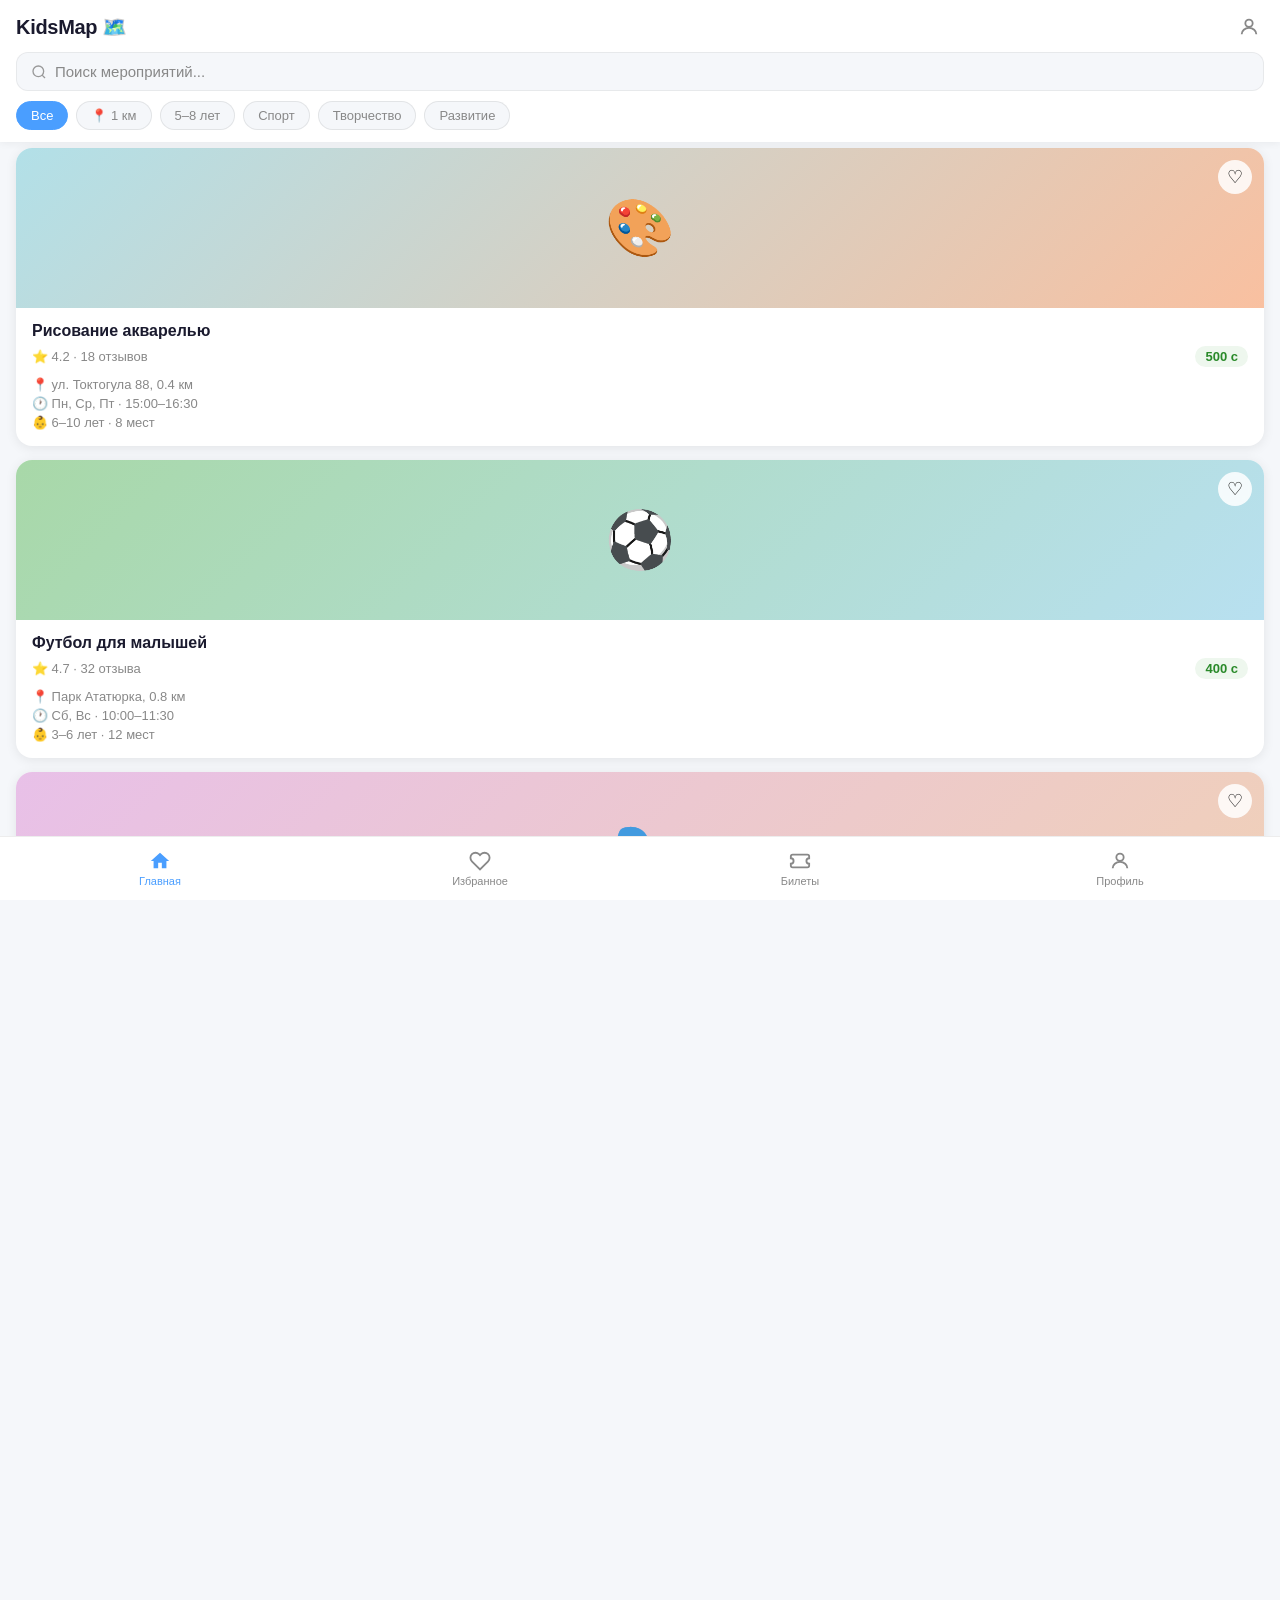
<file: index.html>
<!DOCTYPE html>
<html lang="ru">
<head>
  <meta charset="UTF-8">
  <meta name="viewport" content="width=device-width, initial-scale=1.0, maximum-scale=1.0, user-scalable=no">
  <title>KidsMap</title>
  <script src="https://telegram.org/js/telegram-web-app.js"></script>
  <link rel="stylesheet" href="css/style.css">
</head>
<body>

  <!-- HEADER -->
  <header class="header">
    <div class="header-top">
      <span class="logo">KidsMap 🗺️</span>
      <button class="icon-btn" onclick="window.location.href='profile.html'">
        <svg width="22" height="22" viewBox="0 0 24 24" fill="none" stroke="currentColor" stroke-width="2">
          <circle cx="12" cy="8" r="4"/><path d="M4 20c0-4 3.6-7 8-7s8 3 8 7"/>
        </svg>
      </button>
    </div>
    <div class="search-bar">
      <svg width="16" height="16" viewBox="0 0 24 24" fill="none" stroke="#999" stroke-width="2">
        <circle cx="11" cy="11" r="8"/><path d="m21 21-4.3-4.3"/>
      </svg>
      <input type="text" placeholder="Поиск мероприятий..." id="searchInput" oninput="filterEvents()">
    </div>
    <div class="filter-chips" id="filterChips">
      <button class="chip active" onclick="setFilter(this, 'all')">Все</button>
      <button class="chip" onclick="setFilter(this, '1km')">📍 1 км</button>
      <button class="chip" onclick="setFilter(this, '5-8')">5–8 лет</button>
      <button class="chip" onclick="setFilter(this, 'sport')">Спорт</button>
      <button class="chip" onclick="setFilter(this, 'art')">Творчество</button>
      <button class="chip" onclick="setFilter(this, 'edu')">Развитие</button>
    </div>
  </header>

  <!-- FEED -->
  <main class="feed" id="feed">

    <div class="event-card" data-category="art" data-age="6-10" data-dist="0.4"
         onclick="openEvent('watercolor')">
      <div class="card-image" style="background: linear-gradient(135deg,#b2e0e8,#f9c0a0)">
        <span class="card-emoji">🎨</span>
        <button class="fav-btn" onclick="toggleFav(event, this)">♡</button>
      </div>
      <div class="card-body">
        <h3>Рисование акварелью</h3>
        <div class="card-meta">
          <span>⭐ 4.2 · 18 отзывов</span>
          <span class="price-tag">500 с</span>
        </div>
        <div class="card-info">
          <span>📍 ул. Токтогула 88, 0.4 км</span>
          <span>🕐 Пн, Ср, Пт · 15:00–16:30</span>
          <span>👶 6–10 лет · 8 мест</span>
        </div>
      </div>
    </div>

    <div class="event-card" data-category="sport" data-age="3-6" data-dist="0.8"
         onclick="openEvent('football')">
      <div class="card-image" style="background: linear-gradient(135deg,#a8d8a8,#b8e0f0)">
        <span class="card-emoji">⚽</span>
        <button class="fav-btn" onclick="toggleFav(event, this)">♡</button>
      </div>
      <div class="card-body">
        <h3>Футбол для малышей</h3>
        <div class="card-meta">
          <span>⭐ 4.7 · 32 отзыва</span>
          <span class="price-tag">400 с</span>
        </div>
        <div class="card-info">
          <span>📍 Парк Ататюрка, 0.8 км</span>
          <span>🕐 Сб, Вс · 10:00–11:30</span>
          <span>👶 3–6 лет · 12 мест</span>
        </div>
      </div>
    </div>

    <div class="event-card" data-category="art" data-age="4-8" data-dist="1.2"
         onclick="openEvent('theatre')">
      <div class="card-image" style="background: linear-gradient(135deg,#e8c0e8,#f0d0b8)">
        <span class="card-emoji">🎭</span>
        <button class="fav-btn" onclick="toggleFav(event, this)">♡</button>
      </div>
      <div class="card-body">
        <h3>Театральный кружок</h3>
        <div class="card-meta">
          <span>⭐ 4.5 · 12 отзывов</span>
          <span class="price-tag">350 с</span>
        </div>
        <div class="card-info">
          <span>📍 ДК Манас, 1.2 км</span>
          <span>🕐 Вт, Чт · 16:00–17:30</span>
          <span>👶 4–8 лет · 10 мест</span>
        </div>
      </div>
    </div>

    <div class="event-card" data-category="edu" data-age="5-9" data-dist="0.6"
         onclick="openEvent('chess')">
      <div class="card-image" style="background: linear-gradient(135deg,#ffd8a8,#ffe8c0)">
        <span class="card-emoji">♟️</span>
        <button class="fav-btn" onclick="toggleFav(event, this)">♡</button>
      </div>
      <div class="card-body">
        <h3>Шахматная школа</h3>
        <div class="card-meta">
          <span>⭐ 4.9 · 45 отзывов</span>
          <span class="price-tag">600 с</span>
        </div>
        <div class="card-info">
          <span>📍 ул. Чуй 120, 0.6 км</span>
          <span>🕐 Пн–Пт · 14:00–15:00</span>
          <span>👶 5–9 лет · 6 мест</span>
        </div>
      </div>
    </div>

    <div class="event-card" data-category="sport" data-age="5-12" data-dist="1.5"
         onclick="openEvent('swim')">
      <div class="card-image" style="background: linear-gradient(135deg,#a0d4f0,#c8f0e8)">
        <span class="card-emoji">🏊</span>
        <button class="fav-btn" onclick="toggleFav(event, this)">♡</button>
      </div>
      <div class="card-body">
        <h3>Плавание для детей</h3>
        <div class="card-meta">
          <span>⭐ 4.6 · 28 отзывов</span>
          <span class="price-tag">700 с</span>
        </div>
        <div class="card-info">
          <span>📍 Бассейн Динамо, 1.5 км</span>
          <span>🕐 Сб, Вс · 09:00–10:00</span>
          <span>👶 5–12 лет · 8 мест</span>
        </div>
      </div>
    </div>

    <div class="event-card" data-category="edu" data-age="3-7" data-dist="0.3"
         onclick="openEvent('english')">
      <div class="card-image" style="background: linear-gradient(135deg,#f8e0a0,#f0c8d0)">
        <span class="card-emoji">🔤</span>
        <button class="fav-btn" onclick="toggleFav(event, this)">♡</button>
      </div>
      <div class="card-body">
        <h3>Английский для малышей</h3>
        <div class="card-meta">
          <span>⭐ 4.3 · 21 отзыв</span>
          <span class="price-tag">550 с</span>
        </div>
        <div class="card-info">
          <span>📍 ул. Байтик Баатыра, 0.3 км</span>
          <span>🕐 Пн, Ср · 11:00–12:00</span>
          <span>👶 3–7 лет · 6 мест</span>
        </div>
      </div>
    </div>

    <div class="empty-state" id="emptyState" style="display:none">
      <span>🔍</span>
      <p>Ничего не найдено</p>
      <small>Попробуйте изменить фильтры</small>
    </div>

  </main>

  <!-- BOTTOM NAV -->
  <nav class="bottom-nav">
    <a href="index.html" class="nav-item active">
      <svg width="22" height="22" viewBox="0 0 24 24" fill="currentColor"><path d="M10 20v-6h4v6h5v-8h3L12 3 2 12h3v8z"/></svg>
      <span>Главная</span>
    </a>
    <a href="favorites.html" class="nav-item">
      <svg width="22" height="22" viewBox="0 0 24 24" fill="none" stroke="currentColor" stroke-width="2"><path d="M20.84 4.61a5.5 5.5 0 0 0-7.78 0L12 5.67l-1.06-1.06a5.5 5.5 0 0 0-7.78 7.78l1.06 1.06L12 21.23l7.78-7.78 1.06-1.06a5.5 5.5 0 0 0 0-7.78z"/></svg>
      <span>Избранное</span>
    </a>
    <a href="tickets.html" class="nav-item">
      <svg width="22" height="22" viewBox="0 0 24 24" fill="none" stroke="currentColor" stroke-width="2"><path d="M2 9a3 3 0 0 1 0 6v2a2 2 0 0 0 2 2h16a2 2 0 0 0 2-2v-2a3 3 0 0 1 0-6V7a2 2 0 0 0-2-2H4a2 2 0 0 0-2 2v2z"/></svg>
      <span>Билеты</span>
    </a>
    <a href="profile.html" class="nav-item">
      <svg width="22" height="22" viewBox="0 0 24 24" fill="none" stroke="currentColor" stroke-width="2"><circle cx="12" cy="8" r="4"/><path d="M4 20c0-4 3.6-7 8-7s8 3 8 7"/></svg>
      <span>Профиль</span>
    </a>
  </nav>

  <script src="js/app.js"></script>
  <script>
    function openEvent(id) {
      window.location.href = `event.html?id=${id}`;
    }

    function toggleFav(e, btn) {
      e.stopPropagation();
      const isFav = btn.textContent === '♥';
      btn.textContent = isFav ? '♡' : '♥';
      btn.style.color = isFav ? '' : '#e05';
      if (window.Telegram?.WebApp?.HapticFeedback) {
        Telegram.WebApp.HapticFeedback.selectionChanged();
      }
    }

    function setFilter(el, filter) {
      document.querySelectorAll('.chip').forEach(c => c.classList.remove('active'));
      el.classList.add('active');
      filterEvents(filter);
    }

    function filterEvents(filterKey) {
      const search = document.getElementById('searchInput').value.toLowerCase();
      const cards = document.querySelectorAll('.event-card');
      let visible = 0;
      cards.forEach(card => {
        const title = card.querySelector('h3').textContent.toLowerCase();
        const cat = card.dataset.category;
        const dist = parseFloat(card.dataset.dist);
        const matchSearch = title.includes(search);
        const activeChip = document.querySelector('.chip.active')?.onclick?.toString() || '';
        let matchFilter = true;
        if (filterKey === '1km' || activeChip.includes('1km')) matchFilter = dist <= 1;
        else if (filterKey === 'sport' || activeChip.includes('sport')) matchFilter = cat === 'sport';
        else if (filterKey === 'art' || activeChip.includes('art')) matchFilter = cat === 'art';
        else if (filterKey === 'edu' || activeChip.includes('edu')) matchFilter = cat === 'edu';
        const show = matchSearch && matchFilter;
        card.style.display = show ? '' : 'none';
        if (show) visible++;
      });
      document.getElementById('emptyState').style.display = visible === 0 ? 'flex' : 'none';
    }
  </script>
</body>
</html>
</file>
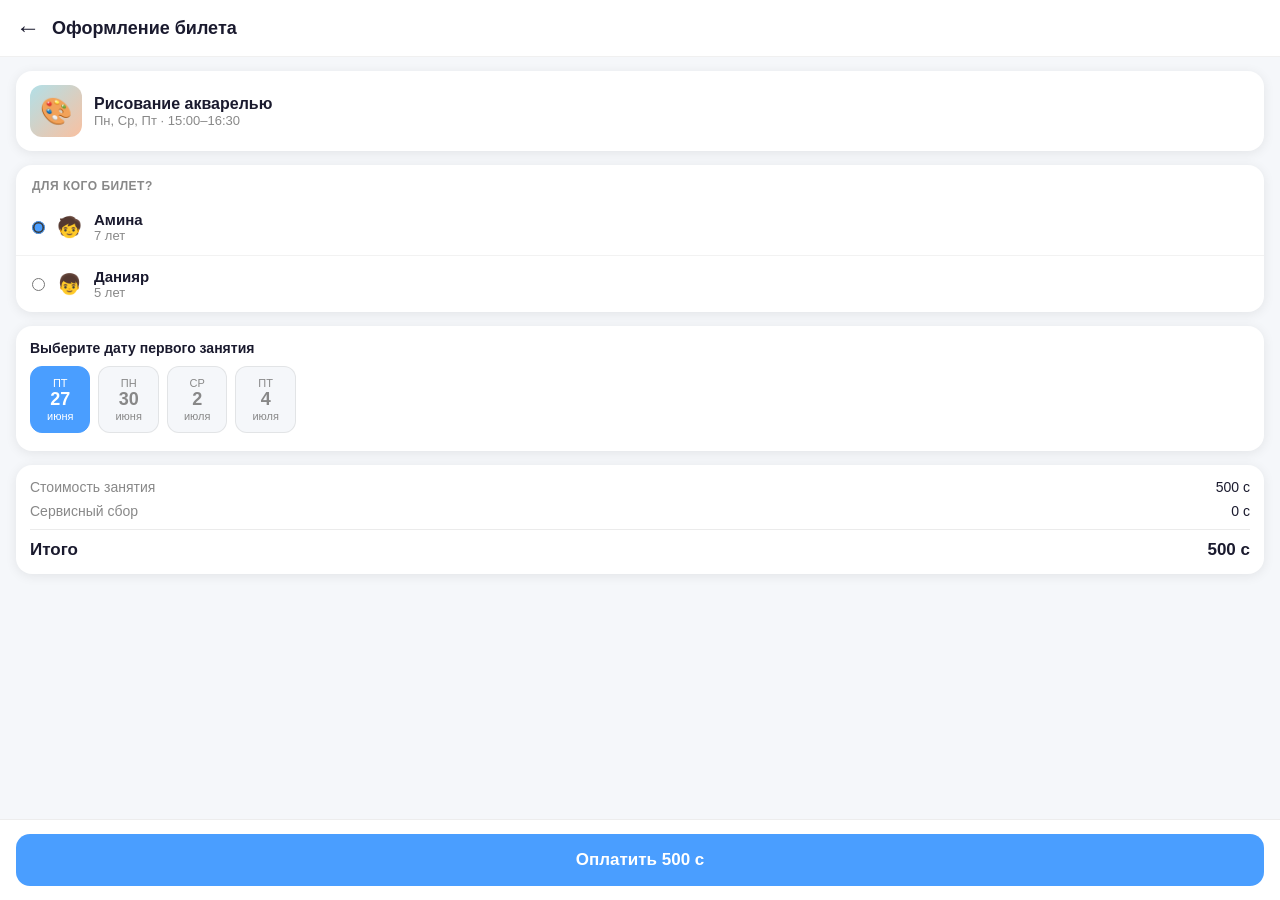
<file: checkout.html>
<!DOCTYPE html>
<html lang="ru">
<head>
  <meta charset="UTF-8">
  <meta name="viewport" content="width=device-width, initial-scale=1.0, maximum-scale=1.0, user-scalable=no">
  <title>Оплата — KidsMap</title>
  <script src="https://telegram.org/js/telegram-web-app.js"></script>
  <link rel="stylesheet" href="css/style.css">
</head>
<body>

<div style="padding-bottom: 100px">

  <div style="background:var(--bg2);padding:14px 16px;display:flex;align-items:center;gap:12px;border-bottom:1px solid rgba(0,0,0,0.06)">
    <button onclick="history.back()" style="background:none;border:none;font-size:24px;cursor:pointer;color:var(--text)">←</button>
    <span style="font-size:18px;font-weight:700">Оформление билета</span>
  </div>

  <!-- EVENT SUMMARY -->
  <div style="margin:14px 16px;background:var(--bg2);border-radius:var(--radius);padding:14px;box-shadow:var(--shadow)">
    <div style="display:flex;align-items:center;gap:12px">
      <div style="width:52px;height:52px;border-radius:12px;background:linear-gradient(135deg,#b2e0e8,#f9c0a0);display:flex;align-items:center;justify-content:center;font-size:26px" id="co-emoji">🎨</div>
      <div>
        <div style="font-size:16px;font-weight:700" id="co-title">Рисование акварелью</div>
        <div style="font-size:13px;color:var(--hint)" id="co-meta">Пн, Ср, Пт · 15:00–16:30</div>
      </div>
    </div>
  </div>

  <!-- CHILD SELECTION -->
  <div style="margin:0 16px;background:var(--bg2);border-radius:var(--radius);overflow:hidden;box-shadow:var(--shadow)">
    <div class="section-label">Для кого билет?</div>

    <label style="display:flex;align-items:center;gap:12px;padding:12px 16px;border-bottom:1px solid rgba(0,0,0,0.05);cursor:pointer">
      <input type="radio" name="child" value="amina" checked style="accent-color:var(--accent)">
      <span style="font-size:20px">🧒</span>
      <div>
        <div style="font-size:15px;font-weight:600">Амина</div>
        <div style="font-size:13px;color:var(--hint)">7 лет</div>
      </div>
    </label>

    <label style="display:flex;align-items:center;gap:12px;padding:12px 16px;cursor:pointer">
      <input type="radio" name="child" value="daniyar" style="accent-color:var(--accent)">
      <span style="font-size:20px">👦</span>
      <div>
        <div style="font-size:15px;font-weight:600">Данияр</div>
        <div style="font-size:13px;color:var(--hint)">5 лет</div>
      </div>
    </label>
  </div>

  <!-- DATE SELECTION -->
  <div style="margin:14px 16px;background:var(--bg2);border-radius:var(--radius);padding:14px;box-shadow:var(--shadow)">
    <div style="font-size:14px;font-weight:700;margin-bottom:10px">Выберите дату первого занятия</div>
    <div style="display:flex;gap:8px;overflow-x:auto;padding-bottom:4px">
      <button class="date-chip active-date" onclick="selectDate(this, 'Пт, 27 июня')">
        <div style="font-size:11px;color:inherit">ПТ</div>
        <div style="font-size:18px;font-weight:700">27</div>
        <div style="font-size:11px;color:inherit">июня</div>
      </button>
      <button class="date-chip" onclick="selectDate(this, 'Пн, 30 июня')">
        <div style="font-size:11px;color:inherit">ПН</div>
        <div style="font-size:18px;font-weight:700">30</div>
        <div style="font-size:11px;color:inherit">июня</div>
      </button>
      <button class="date-chip" onclick="selectDate(this, 'Ср, 2 июля')">
        <div style="font-size:11px;color:inherit">СР</div>
        <div style="font-size:18px;font-weight:700">2</div>
        <div style="font-size:11px;color:inherit">июля</div>
      </button>
      <button class="date-chip" onclick="selectDate(this, 'Пт, 4 июля')">
        <div style="font-size:11px;color:inherit">ПТ</div>
        <div style="font-size:18px;font-weight:700">4</div>
        <div style="font-size:11px;color:inherit">июля</div>
      </button>
    </div>
  </div>

  <!-- PRICE BREAKDOWN -->
  <div style="margin:0 16px;background:var(--bg2);border-radius:var(--radius);padding:14px;box-shadow:var(--shadow)">
    <div style="display:flex;justify-content:space-between;font-size:14px;margin-bottom:8px">
      <span style="color:var(--hint)">Стоимость занятия</span>
      <span id="co-price">500 с</span>
    </div>
    <div style="display:flex;justify-content:space-between;font-size:14px;margin-bottom:8px">
      <span style="color:var(--hint)">Сервисный сбор</span>
      <span>0 с</span>
    </div>
    <div style="height:1px;background:rgba(0,0,0,0.08);margin:10px 0"></div>
    <div style="display:flex;justify-content:space-between;font-size:17px;font-weight:700">
      <span>Итого</span>
      <span id="co-total">500 с</span>
    </div>
  </div>

</div>

<!-- STICKY PAY BUTTON -->
<div style="position:fixed;bottom:0;left:0;right:0;background:var(--bg2);padding:14px 16px;border-top:1px solid rgba(0,0,0,0.07)">
  <button class="btn-primary" style="width:100%;padding:16px;font-size:17px" onclick="pay()">
    Оплатить 500 с
  </button>
</div>

<style>
  .date-chip {
    flex-shrink: 0;
    background: var(--bg);
    border: 1.5px solid rgba(0,0,0,0.08);
    border-radius: 12px;
    padding: 10px 16px;
    cursor: pointer;
    text-align: center;
    color: var(--hint);
    transition: all 0.2s;
    min-width: 60px;
  }
  .active-date {
    background: var(--accent);
    border-color: var(--accent);
    color: white;
  }
</style>

<script src="js/app.js"></script>
<script>
  const events = {
    watercolor: { emoji:'🎨', bg:'linear-gradient(135deg,#b2e0e8,#f9c0a0)', title:'Рисование акварелью', schedule:'Пн, Ср, Пт · 15:00–16:30', price:'500 с' },
    football:   { emoji:'⚽', bg:'linear-gradient(135deg,#a8d8a8,#b8e0f0)', title:'Футбол для малышей',   schedule:'Сб, Вс · 10:00–11:30',   price:'400 с' },
    theatre:    { emoji:'🎭', bg:'linear-gradient(135deg,#e8c0e8,#f0d0b8)', title:'Театральный кружок',   schedule:'Вт, Чт · 16:00–17:30',   price:'350 с' },
    chess:      { emoji:'♟️', bg:'linear-gradient(135deg,#ffd8a8,#ffe8c0)', title:'Шахматная школа',      schedule:'Пн–Пт · 14:00–15:00',   price:'600 с' },
    swim:       { emoji:'🏊', bg:'linear-gradient(135deg,#a0d4f0,#c8f0e8)', title:'Плавание для детей',   schedule:'Сб, Вс · 09:00–10:00',   price:'700 с' },
    english:    { emoji:'🔤', bg:'linear-gradient(135deg,#f8e0a0,#f0c8d0)', title:'Английский для малышей', schedule:'Пн, Ср · 11:00–12:00', price:'550 с' }
  };

  const id = new URLSearchParams(location.search).get('id') || 'watercolor';
  const ev = events[id] || events.watercolor;

  document.getElementById('co-emoji').textContent = ev.emoji;
  document.getElementById('co-emoji').style.background = ev.bg;
  document.getElementById('co-title').textContent = ev.title;
  document.getElementById('co-meta').textContent = ev.schedule;
  document.getElementById('co-price').textContent = ev.price;
  document.getElementById('co-total').textContent = ev.price;
  document.querySelector('.btn-primary').textContent = 'Оплатить ' + ev.price;

  function selectDate(el, label) {
    document.querySelectorAll('.date-chip').forEach(c => c.classList.remove('active-date'));
    el.classList.add('active-date');
    haptic('light');
  }

  function pay() {
    haptic('medium');
    if (window.Telegram?.WebApp) {
      // В реальном приложении здесь вызывается Telegram.WebApp.openInvoice(invoiceUrl)
      // или интеграция с платёжным провайдером через бэкенд
      Telegram.WebApp.showPopup({
        title: '✅ Заказ оформлен!',
        message: `Билет на "${ev.title}" успешно забронирован. Детали отправлены в чат.`,
        buttons: [{ type: 'ok' }]
      }, () => {
        window.location.href = 'tickets.html';
      });
    } else {
      alert('Билет куплен! (демо)');
      window.location.href = 'tickets.html';
    }
  }
</script>
</body>
</html>
</file>
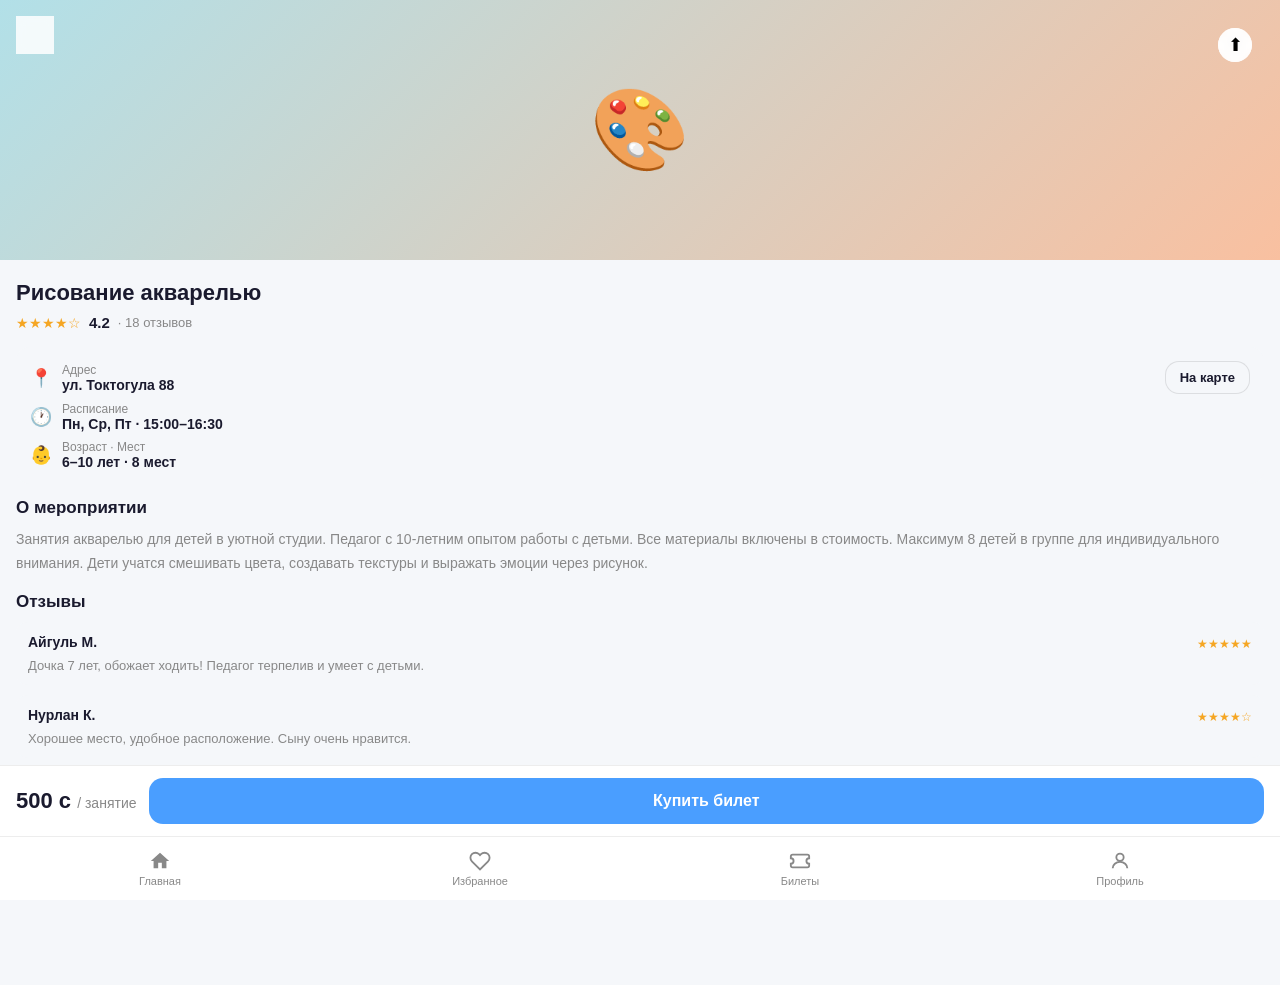
<file: event.html>
<!DOCTYPE html>
<html lang="ru">
<head>
  <meta charset="UTF-8">
  <meta name="viewport" content="width=device-width, initial-scale=1.0, maximum-scale=1.0, user-scalable=no">
  <title>Мероприятие — KidsMap</title>
  <script src="https://telegram.org/js/telegram-web-app.js"></script>
  <link rel="stylesheet" href="css/style.css">
</head>
<body>

<div id="app">

  <!-- HERO IMAGE -->
  <div class="event-hero" id="eventHero">
    <button class="back-btn" onclick="history.back()">←</button>
    <div class="action-btns-float">
      <button class="fav-btn" id="favBtn" onclick="toggleFav()">♡</button>
      <button class="fav-btn" onclick="shareEvent()">⬆</button>
    </div>
    <span class="card-emoji" id="heroEmoji">🎨</span>
  </div>

  <!-- CONTENT -->
  <div class="event-content">
    <h1 id="eventTitle">Рисование акварелью</h1>

    <div class="rating-row">
      <span class="stars">★★★★☆</span>
      <span class="rating-num" id="eventRating">4.2</span>
      <span class="reviews-count" id="eventReviews">· 18 отзывов</span>
    </div>

    <div class="info-block">
      <div class="info-row">
        <span class="icon">📍</span>
        <div>
          <div class="label">Адрес</div>
          <div class="value" id="eventAddress">ул. Токтогула 88</div>
        </div>
        <button class="btn-secondary" style="margin-left:auto;padding:8px 14px;font-size:13px"
                onclick="openMap()">На карте</button>
      </div>
      <div class="info-row">
        <span class="icon">🕐</span>
        <div>
          <div class="label">Расписание</div>
          <div class="value" id="eventSchedule">Пн, Ср, Пт · 15:00–16:30</div>
        </div>
      </div>
      <div class="info-row">
        <span class="icon">👶</span>
        <div>
          <div class="label">Возраст · Мест</div>
          <div class="value" id="eventAge">6–10 лет · 8 мест</div>
        </div>
      </div>
    </div>

    <p class="section-title">О мероприятии</p>
    <p style="font-size:14px;color:var(--hint);line-height:1.7;margin-bottom:16px" id="eventDesc">
      Занятия акварелью для детей в уютной студии. Педагог с 10-летним опытом работы с детьми. 
      Все материалы включены в стоимость. Максимум 8 детей в группе для индивидуального внимания.
      Дети учатся смешивать цвета, создавать текстуры и выражать эмоции через рисунок.
    </p>

    <p class="section-title">Отзывы</p>

    <div class="review-card">
      <div style="display:flex;justify-content:space-between;align-items:center">
        <span class="reviewer">Айгуль М.</span>
        <span class="review-stars">★★★★★</span>
      </div>
      <p class="review-text">Дочка 7 лет, обожает ходить! Педагог терпелив и умеет с детьми.</p>
    </div>

    <div class="review-card">
      <div style="display:flex;justify-content:space-between;align-items:center">
        <span class="reviewer">Нурлан К.</span>
        <span class="review-stars">★★★★☆</span>
      </div>
      <p class="review-text">Хорошее место, удобное расположение. Сыну очень нравится.</p>
    </div>

    <div class="review-card">
      <div style="display:flex;justify-content:space-between;align-items:center">
        <span class="reviewer">Гульнара А.</span>
        <span class="review-stars">★★★★★</span>
      </div>
      <p class="review-text">Уже 3 месяца ходим. Видим реальный прогресс у ребёнка!</p>
    </div>

  </div>

  <!-- STICKY BUY BAR -->
  <div class="sticky-buy">
    <div class="price-big" id="eventPrice">500 с <span style="font-size:14px;color:var(--hint);font-weight:400">/ занятие</span></div>
    <button class="btn-primary" onclick="buyTicket()">Купить билет</button>
  </div>

  <!-- BOTTOM NAV -->
  <nav class="bottom-nav">
    <a href="index.html" class="nav-item">
      <svg width="22" height="22" viewBox="0 0 24 24" fill="currentColor"><path d="M10 20v-6h4v6h5v-8h3L12 3 2 12h3v8z"/></svg>
      <span>Главная</span>
    </a>
    <a href="favorites.html" class="nav-item">
      <svg width="22" height="22" viewBox="0 0 24 24" fill="none" stroke="currentColor" stroke-width="2"><path d="M20.84 4.61a5.5 5.5 0 0 0-7.78 0L12 5.67l-1.06-1.06a5.5 5.5 0 0 0-7.78 7.78l1.06 1.06L12 21.23l7.78-7.78 1.06-1.06a5.5 5.5 0 0 0 0-7.78z"/></svg>
      <span>Избранное</span>
    </a>
    <a href="tickets.html" class="nav-item">
      <svg width="22" height="22" viewBox="0 0 24 24" fill="none" stroke="currentColor" stroke-width="2"><path d="M2 9a3 3 0 0 1 0 6v2a2 2 0 0 0 2 2h16a2 2 0 0 0 2-2v-2a3 3 0 0 1 0-6V7a2 2 0 0 0-2-2H4a2 2 0 0 0-2 2v2z"/></svg>
      <span>Билеты</span>
    </a>
    <a href="profile.html" class="nav-item">
      <svg width="22" height="22" viewBox="0 0 24 24" fill="none" stroke="currentColor" stroke-width="2"><circle cx="12" cy="8" r="4"/><path d="M4 20c0-4 3.6-7 8-7s8 3 8 7"/></svg>
      <span>Профиль</span>
    </a>
  </nav>

</div>

<script src="js/app.js"></script>
<script>
  const events = {
    watercolor: {
      emoji: '🎨', bg: 'linear-gradient(135deg,#b2e0e8,#f9c0a0)',
      title: 'Рисование акварелью', rating: '4.2', reviews: '18 отзывов',
      address: 'ул. Токтогула 88', lat: 42.8746, lng: 74.5698,
      schedule: 'Пн, Ср, Пт · 15:00–16:30', age: '6–10 лет · 8 мест',
      price: '500 с', stars: '★★★★☆'
    },
    football: {
      emoji: '⚽', bg: 'linear-gradient(135deg,#a8d8a8,#b8e0f0)',
      title: 'Футбол для малышей', rating: '4.7', reviews: '32 отзыва',
      address: 'Парк Ататюрка', lat: 42.8700, lng: 74.5900,
      schedule: 'Сб, Вс · 10:00–11:30', age: '3–6 лет · 12 мест',
      price: '400 с', stars: '★★★★★'
    },
    theatre: {
      emoji: '🎭', bg: 'linear-gradient(135deg,#e8c0e8,#f0d0b8)',
      title: 'Театральный кружок', rating: '4.5', reviews: '12 отзывов',
      address: 'ДК Манас', lat: 42.8760, lng: 74.5650,
      schedule: 'Вт, Чт · 16:00–17:30', age: '4–8 лет · 10 мест',
      price: '350 с', stars: '★★★★★'
    },
    chess: {
      emoji: '♟️', bg: 'linear-gradient(135deg,#ffd8a8,#ffe8c0)',
      title: 'Шахматная школа', rating: '4.9', reviews: '45 отзывов',
      address: 'ул. Чуй 120', lat: 42.8720, lng: 74.5750,
      schedule: 'Пн–Пт · 14:00–15:00', age: '5–9 лет · 6 мест',
      price: '600 с', stars: '★★★★★'
    },
    swim: {
      emoji: '🏊', bg: 'linear-gradient(135deg,#a0d4f0,#c8f0e8)',
      title: 'Плавание для детей', rating: '4.6', reviews: '28 отзывов',
      address: 'Бассейн Динамо', lat: 42.8690, lng: 74.5620,
      schedule: 'Сб, Вс · 09:00–10:00', age: '5–12 лет · 8 мест',
      price: '700 с', stars: '★★★★★'
    },
    english: {
      emoji: '🔤', bg: 'linear-gradient(135deg,#f8e0a0,#f0c8d0)',
      title: 'Английский для малышей', rating: '4.3', reviews: '21 отзыв',
      address: 'ул. Байтик Баатыра', lat: 42.8780, lng: 74.5800,
      schedule: 'Пн, Ср · 11:00–12:00', age: '3–7 лет · 6 мест',
      price: '550 с', stars: '★★★★☆'
    }
  };

  const params = new URLSearchParams(location.search);
  const id = params.get('id') || 'watercolor';
  const ev = events[id] || events.watercolor;

  document.getElementById('eventHero').style.background = ev.bg;
  document.getElementById('heroEmoji').textContent = ev.emoji;
  document.getElementById('eventTitle').textContent = ev.title;
  document.querySelector('.stars').textContent = ev.stars;
  document.getElementById('eventRating').textContent = ev.rating;
  document.getElementById('eventReviews').textContent = '· ' + ev.reviews;
  document.getElementById('eventAddress').textContent = ev.address;
  document.getElementById('eventSchedule').textContent = ev.schedule;
  document.getElementById('eventAge').textContent = ev.age;
  document.getElementById('eventPrice').innerHTML = ev.price + ' <span style="font-size:14px;color:var(--hint);font-weight:400">/ занятие</span>';
  document.title = ev.title + ' — KidsMap';

  function toggleFav() {
    const btn = document.getElementById('favBtn');
    const isFav = btn.textContent === '♥';
    btn.textContent = isFav ? '♡' : '♥';
    btn.style.color = isFav ? '' : '#e05';
    haptic('medium');
  }

  function openMap() {
    const url = `https://maps.google.com/?q=${ev.lat},${ev.lng}`;
    if (window.Telegram?.WebApp) {
      Telegram.WebApp.openLink(url);
    } else {
      window.open(url, '_blank');
    }
  }

  function shareEvent() {
    if (window.Telegram?.WebApp) {
      Telegram.WebApp.switchInlineQuery(ev.title, ['users', 'groups']);
    } else {
      window.Telegram?.WebApp?.showAlert('Поделиться можно только внутри Telegram');
    }
  }

  function buyTicket() {
    haptic('medium');
    window.location.href = `checkout.html?id=${id}`;
  }
</script>
</body>
</html>
</file>
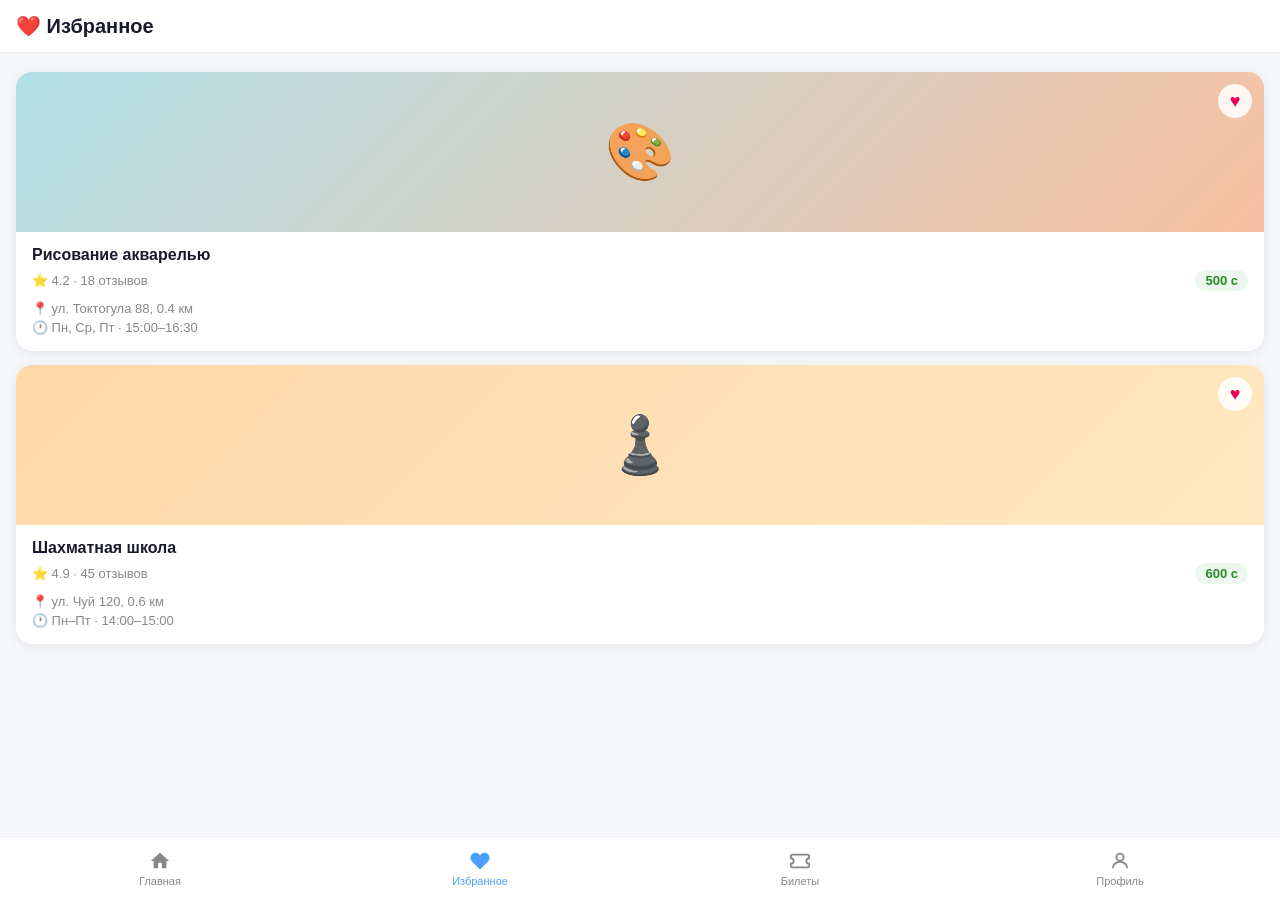
<file: favorites.html>
<!DOCTYPE html>
<html lang="ru">
<head>
  <meta charset="UTF-8">
  <meta name="viewport" content="width=device-width, initial-scale=1.0, maximum-scale=1.0, user-scalable=no">
  <title>Избранное — KidsMap</title>
  <script src="https://telegram.org/js/telegram-web-app.js"></script>
  <link rel="stylesheet" href="css/style.css">
</head>
<body>

<div class="page-header-simple">❤️ Избранное</div>

<div class="fav-grid">

  <div class="event-card" onclick="window.location.href='event.html?id=watercolor'">
    <div class="card-image" style="background:linear-gradient(135deg,#b2e0e8,#f9c0a0)">
      <span class="card-emoji">🎨</span>
      <button class="fav-btn" onclick="removeFav(event,this)" style="color:#e05">♥</button>
    </div>
    <div class="card-body">
      <h3>Рисование акварелью</h3>
      <div class="card-meta">
        <span>⭐ 4.2 · 18 отзывов</span>
        <span class="price-tag">500 с</span>
      </div>
      <div class="card-info">
        <span>📍 ул. Токтогула 88, 0.4 км</span>
        <span>🕐 Пн, Ср, Пт · 15:00–16:30</span>
      </div>
    </div>
  </div>

  <div class="event-card" onclick="window.location.href='event.html?id=chess'">
    <div class="card-image" style="background:linear-gradient(135deg,#ffd8a8,#ffe8c0)">
      <span class="card-emoji">♟️</span>
      <button class="fav-btn" onclick="removeFav(event,this)" style="color:#e05">♥</button>
    </div>
    <div class="card-body">
      <h3>Шахматная школа</h3>
      <div class="card-meta">
        <span>⭐ 4.9 · 45 отзывов</span>
        <span class="price-tag">600 с</span>
      </div>
      <div class="card-info">
        <span>📍 ул. Чуй 120, 0.6 км</span>
        <span>🕐 Пн–Пт · 14:00–15:00</span>
      </div>
    </div>
  </div>

  <div id="emptyFav" style="display:none;flex-direction:column;align-items:center;padding:60px 20px;text-align:center">
    <div style="font-size:48px;margin-bottom:12px">❤️</div>
    <div style="font-size:17px;font-weight:600;margin-bottom:6px">Избранное пусто</div>
    <div style="font-size:14px;color:var(--hint);margin-bottom:20px">Добавляйте интересные мероприятия, чтобы не потерять их</div>
    <button onclick="window.location.href='index.html'" class="btn-primary" style="padding:12px 28px">
      Смотреть мероприятия
    </button>
  </div>

</div>

<!-- BOTTOM NAV -->
<nav class="bottom-nav">
  <a href="index.html" class="nav-item">
    <svg width="22" height="22" viewBox="0 0 24 24" fill="currentColor"><path d="M10 20v-6h4v6h5v-8h3L12 3 2 12h3v8z"/></svg>
    <span>Главная</span>
  </a>
  <a href="favorites.html" class="nav-item active">
    <svg width="22" height="22" viewBox="0 0 24 24" fill="currentColor"><path d="M20.84 4.61a5.5 5.5 0 0 0-7.78 0L12 5.67l-1.06-1.06a5.5 5.5 0 0 0-7.78 7.78l1.06 1.06L12 21.23l7.78-7.78 1.06-1.06a5.5 5.5 0 0 0 0-7.78z"/></svg>
    <span>Избранное</span>
  </a>
  <a href="tickets.html" class="nav-item">
    <svg width="22" height="22" viewBox="0 0 24 24" fill="none" stroke="currentColor" stroke-width="2"><path d="M2 9a3 3 0 0 1 0 6v2a2 2 0 0 0 2 2h16a2 2 0 0 0 2-2v-2a3 3 0 0 1 0-6V7a2 2 0 0 0-2-2H4a2 2 0 0 0-2 2v2z"/></svg>
    <span>Билеты</span>
  </a>
  <a href="profile.html" class="nav-item">
    <svg width="22" height="22" viewBox="0 0 24 24" fill="none" stroke="currentColor" stroke-width="2"><circle cx="12" cy="8" r="4"/><path d="M4 20c0-4 3.6-7 8-7s8 3 8 7"/></svg>
    <span>Профиль</span>
  </a>
</nav>

<script src="js/app.js"></script>
<script>
  function removeFav(e, btn) {
    e.stopPropagation();
    const card = btn.closest('.event-card');
    card.style.transition = 'opacity 0.3s, transform 0.3s';
    card.style.opacity = '0';
    card.style.transform = 'translateX(30px)';
    setTimeout(() => {
      card.remove();
      const remaining = document.querySelectorAll('.event-card').length;
      if (remaining === 0) document.getElementById('emptyFav').style.display = 'flex';
    }, 300);
    haptic('light');
  }
</script>
</body>
</html>
</file>
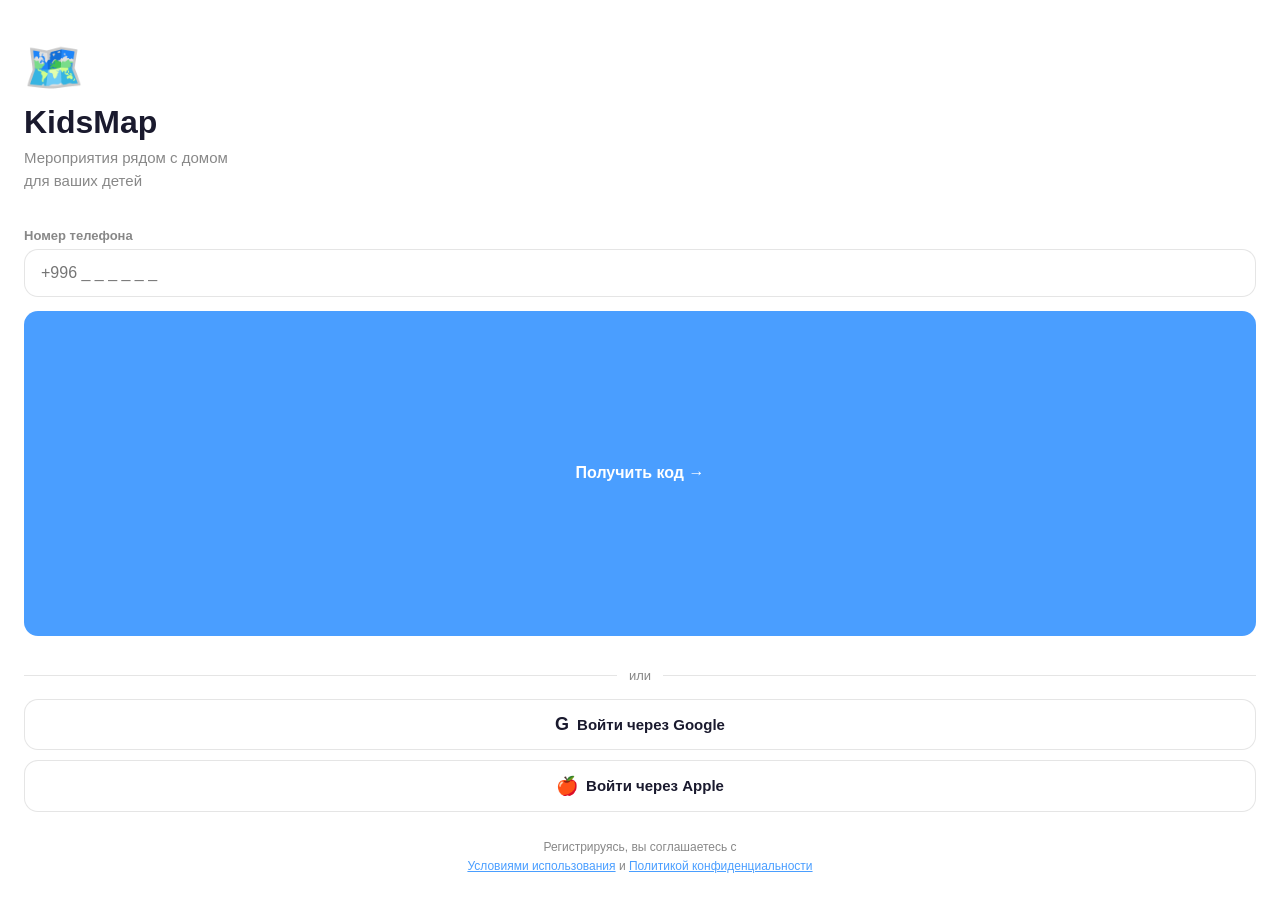
<file: login.html>
<!DOCTYPE html>
<html lang="ru">
<head>
  <meta charset="UTF-8">
  <meta name="viewport" content="width=device-width, initial-scale=1.0, maximum-scale=1.0, user-scalable=no">
  <title>Войти — KidsMap</title>
  <script src="https://telegram.org/js/telegram-web-app.js"></script>
  <link rel="stylesheet" href="css/style.css">
</head>
<body style="background: var(--bg2)">

<div class="login-page">

  <div style="font-size:48px;margin-bottom:8px">🗺️</div>
  <div class="logo-big">KidsMap</div>
  <div class="tagline">Мероприятия рядом с домом<br>для ваших детей</div>

  <!-- Если открыто в Telegram — можно авторизоваться автоматически -->
  <div id="tgAuthBlock" style="display:none;margin-bottom:16px">
    <button class="btn-primary" style="border-radius:14px;padding:14px;font-size:16px;width:100%" onclick="loginWithTelegram()">
      ✈️ Войти через Telegram
    </button>
    <div class="divider">или</div>
  </div>

  <div class="form-group">
    <label class="form-label">Номер телефона</label>
    <input class="form-input" type="tel" placeholder="+996 _ _ _ _ _ _" id="phoneInput">
  </div>

  <button class="btn-primary" style="border-radius:14px;padding:14px;font-size:16px;width:100%;margin-bottom:16px"
          onclick="sendCode()">
    Получить код →
  </button>

  <div class="divider">или</div>

  <button class="btn-social" onclick="loginGoogle()">
    <span style="font-size:18px">G</span> Войти через Google
  </button>

  <button class="btn-social" onclick="loginApple()">
    <span style="font-size:18px">🍎</span> Войти через Apple
  </button>

  <p class="terms">
    Регистрируясь, вы соглашаетесь с<br>
    <a href="#">Условиями использования</a> и <a href="#">Политикой конфиденциальности</a>
  </p>

</div>

<script src="js/app.js"></script>
<script>
  // Если мы внутри Telegram — показываем кнопку быстрого входа
  if (window.Telegram?.WebApp?.initDataUnsafe?.user) {
    document.getElementById('tgAuthBlock').style.display = 'block';
  }

  function loginWithTelegram() {
    const user = getTgUser();
    if (user) {
      // В реальном приложении здесь нужно верифицировать initData на сервере
      haptic('medium');
      window.location.href = 'index.html';
    }
  }

  function sendCode() {
    const phone = document.getElementById('phoneInput').value.trim();
    if (!phone || phone.length < 10) {
      if (window.Telegram?.WebApp) {
        Telegram.WebApp.showAlert('Введите корректный номер телефона');
      } else {
        alert('Введите корректный номер телефона');
      }
      return;
    }
    haptic('medium');
    // В реальном приложении здесь отправляется SMS через ваш бэкенд
    if (window.Telegram?.WebApp) {
      Telegram.WebApp.showAlert('Код отправлен на ' + phone + '\n\n(В реальном приложении здесь был бы SMS)');
    }
    // Для демо — сразу переходим
    setTimeout(() => { window.location.href = 'index.html'; }, 1500);
  }

  function loginGoogle() {
    if (window.Telegram?.WebApp) {
      Telegram.WebApp.openLink('https://accounts.google.com/signin');
    }
  }

  function loginApple() {
    if (window.Telegram?.WebApp) {
      Telegram.WebApp.showAlert('Вход через Apple будет доступен в следующей версии.');
    }
  }
</script>
</body>
</html>
</file>
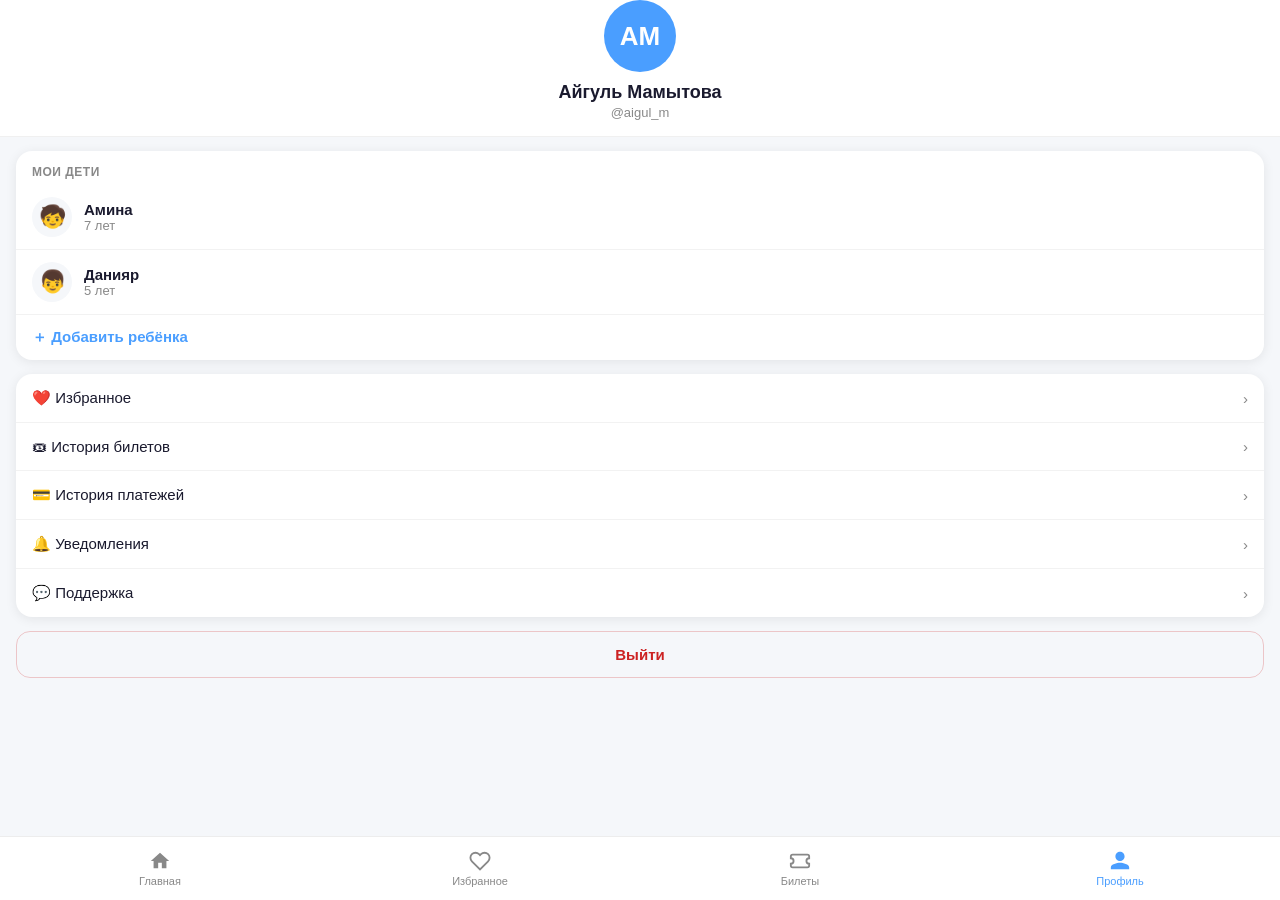
<file: profile.html>
<!DOCTYPE html>
<html lang="ru">
<head>
  <meta charset="UTF-8">
  <meta name="viewport" content="width=device-width, initial-scale=1.0, maximum-scale=1.0, user-scalable=no">
  <title>Профиль — KidsMap</title>
  <script src="https://telegram.org/js/telegram-web-app.js"></script>
  <link rel="stylesheet" href="css/style.css">
</head>
<body>

<div style="padding-bottom: calc(var(--nav-h) + 16px)">

  <!-- PROFILE HEADER -->
  <div class="profile-header" style="padding-top: env(safe-area-inset-top, 20px)">
    <div class="avatar-circle" id="userAvatar">АМ</div>
    <div class="profile-name" id="userName">Айгуль Мамытова</div>
    <div class="profile-email" id="userHandle">@aigul_m</div>
  </div>

  <!-- CHILDREN -->
  <div class="section-card">
    <div class="section-label">Мои дети</div>

    <div class="child-item" id="childrenList">
      <div class="child-avatar">🧒</div>
      <div class="child-info">
        <div class="name">Амина</div>
        <div class="age">7 лет</div>
      </div>
    </div>

    <div class="child-item">
      <div class="child-avatar">👦</div>
      <div class="child-info">
        <div class="name">Данияр</div>
        <div class="age">5 лет</div>
      </div>
    </div>

    <button class="add-child-btn" onclick="addChild()">
      ＋ Добавить ребёнка
    </button>
  </div>

  <!-- MENU -->
  <div class="section-card" style="margin-top:14px">
    <a href="favorites.html" class="menu-item">
      <span>❤️ Избранное</span>
      <span class="chevron">›</span>
    </a>
    <a href="tickets.html" class="menu-item">
      <span>🎟 История билетов</span>
      <span class="chevron">›</span>
    </a>
    <div class="menu-item" onclick="showPayments()">
      <span>💳 История платежей</span>
      <span class="chevron">›</span>
    </div>
    <div class="menu-item" onclick="showNotifications()">
      <span>🔔 Уведомления</span>
      <span class="chevron">›</span>
    </div>
    <div class="menu-item" onclick="showSupport()">
      <span>💬 Поддержка</span>
      <span class="chevron">›</span>
    </div>
  </div>

  <div style="padding: 14px 16px">
    <button style="width:100%;background:none;border:1.5px solid rgba(200,0,0,0.2);border-radius:14px;padding:14px;font-size:15px;font-weight:600;color:#cc2222;cursor:pointer"
            onclick="logout()">
      Выйти
    </button>
  </div>

</div>

<!-- BOTTOM NAV -->
<nav class="bottom-nav">
  <a href="index.html" class="nav-item">
    <svg width="22" height="22" viewBox="0 0 24 24" fill="currentColor"><path d="M10 20v-6h4v6h5v-8h3L12 3 2 12h3v8z"/></svg>
    <span>Главная</span>
  </a>
  <a href="favorites.html" class="nav-item">
    <svg width="22" height="22" viewBox="0 0 24 24" fill="none" stroke="currentColor" stroke-width="2"><path d="M20.84 4.61a5.5 5.5 0 0 0-7.78 0L12 5.67l-1.06-1.06a5.5 5.5 0 0 0-7.78 7.78l1.06 1.06L12 21.23l7.78-7.78 1.06-1.06a5.5 5.5 0 0 0 0-7.78z"/></svg>
    <span>Избранное</span>
  </a>
  <a href="tickets.html" class="nav-item">
    <svg width="22" height="22" viewBox="0 0 24 24" fill="none" stroke="currentColor" stroke-width="2"><path d="M2 9a3 3 0 0 1 0 6v2a2 2 0 0 0 2 2h16a2 2 0 0 0 2-2v-2a3 3 0 0 1 0-6V7a2 2 0 0 0-2-2H4a2 2 0 0 0-2 2v2z"/></svg>
    <span>Билеты</span>
  </a>
  <a href="profile.html" class="nav-item active">
    <svg width="22" height="22" viewBox="0 0 24 24" fill="currentColor"><path d="M12 12c2.7 0 5-2.3 5-5s-2.3-5-5-5-5 2.3-5 5 2.3 5 5 5zm0 2c-3.3 0-10 1.7-10 5v2h20v-2c0-3.3-6.7-5-10-5z"/></svg>
    <span>Профиль</span>
  </a>
</nav>

<script src="js/app.js"></script>
<script>
  // Подставляем данные из Telegram
  const user = getTgUser();
  if (user) {
    const initials = (user.first_name?.[0] || '') + (user.last_name?.[0] || '');
    document.getElementById('userAvatar').textContent = initials || '👤';
    document.getElementById('userName').textContent = [user.first_name, user.last_name].filter(Boolean).join(' ');
    document.getElementById('userHandle').textContent = user.username ? '@' + user.username : '';
  }

  function addChild() {
    if (window.Telegram?.WebApp) {
      Telegram.WebApp.showPopup({
        title: 'Добавить ребёнка',
        message: 'Эта функция будет доступна в следующей версии. Хотите получить уведомление?',
        buttons: [
          { id: 'notify', type: 'default', text: 'Да, уведомить' },
          { type: 'cancel' }
        ]
      });
    } else {
      alert('Добавить ребёнка');
    }
  }

  function showPayments() {
    if (window.Telegram?.WebApp) {
      Telegram.WebApp.showAlert('История платежей появится в следующей версии.');
    }
  }

  function showNotifications() {
    if (window.Telegram?.WebApp) {
      Telegram.WebApp.requestWriteAccess((allowed) => {
        if (allowed) {
          Telegram.WebApp.showAlert('✅ Уведомления включены! Вы будете получать новости о мероприятиях.');
        } else {
          Telegram.WebApp.showAlert('Вы отказались от уведомлений.');
        }
      });
    }
  }

  function showSupport() {
    if (window.Telegram?.WebApp) {
      Telegram.WebApp.openTelegramLink('https://t.me/kidsmap_support');
    }
  }

  function logout() {
    if (window.Telegram?.WebApp) {
      Telegram.WebApp.showConfirm('Вы уверены, что хотите выйти?', (confirmed) => {
        if (confirmed) Telegram.WebApp.close();
      });
    }
  }
</script>
</body>
</html>
</file>
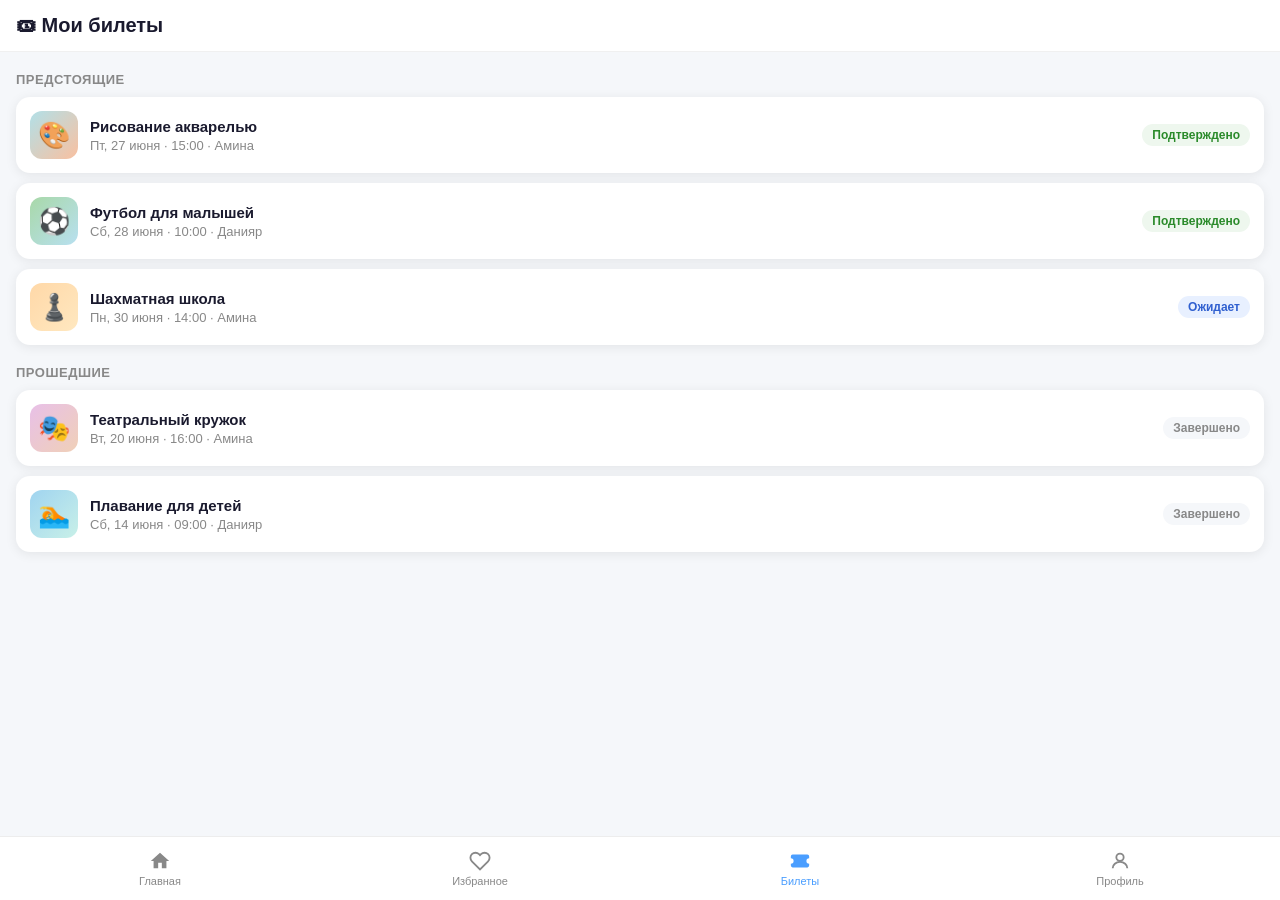
<file: tickets.html>
<!DOCTYPE html>
<html lang="ru">
<head>
  <meta charset="UTF-8">
  <meta name="viewport" content="width=device-width, initial-scale=1.0, maximum-scale=1.0, user-scalable=no">
  <title>Мои билеты — KidsMap</title>
  <script src="https://telegram.org/js/telegram-web-app.js"></script>
  <link rel="stylesheet" href="css/style.css">
</head>
<body>

<div class="page-header-simple">🎟 Мои билеты</div>

<div style="padding: 72px 16px calc(var(--nav-h) + 16px)">

  <!-- UPCOMING -->
  <div class="tickets-section-title" style="margin-bottom:10px">Предстоящие</div>

  <div class="ticket-card" onclick="window.location.href='event.html?id=watercolor'">
    <div class="ticket-icon" style="background:linear-gradient(135deg,#b2e0e8,#f9c0a0)">🎨</div>
    <div class="ticket-info">
      <div class="t-name">Рисование акварелью</div>
      <div class="t-meta">Пт, 27 июня · 15:00 · Амина</div>
    </div>
    <span class="badge badge-green">Подтверждено</span>
  </div>

  <div class="ticket-card" onclick="window.location.href='event.html?id=football'">
    <div class="ticket-icon" style="background:linear-gradient(135deg,#a8d8a8,#b8e0f0)">⚽</div>
    <div class="ticket-info">
      <div class="t-name">Футбол для малышей</div>
      <div class="t-meta">Сб, 28 июня · 10:00 · Данияр</div>
    </div>
    <span class="badge badge-green">Подтверждено</span>
  </div>

  <div class="ticket-card" onclick="window.location.href='event.html?id=chess'">
    <div class="ticket-icon" style="background:linear-gradient(135deg,#ffd8a8,#ffe8c0)">♟️</div>
    <div class="ticket-info">
      <div class="t-name">Шахматная школа</div>
      <div class="t-meta">Пн, 30 июня · 14:00 · Амина</div>
    </div>
    <span class="badge badge-blue">Ожидает</span>
  </div>

  <!-- PAST -->
  <div class="tickets-section-title" style="margin-top:20px;margin-bottom:10px">Прошедшие</div>

  <div class="ticket-card" onclick="window.location.href='event.html?id=theatre'">
    <div class="ticket-icon" style="background:linear-gradient(135deg,#e8c0e8,#f0d0b8)">🎭</div>
    <div class="ticket-info">
      <div class="t-name">Театральный кружок</div>
      <div class="t-meta">Вт, 20 июня · 16:00 · Амина</div>
    </div>
    <span class="badge badge-grey">Завершено</span>
  </div>

  <div class="ticket-card" onclick="window.location.href='event.html?id=swim'">
    <div class="ticket-icon" style="background:linear-gradient(135deg,#a0d4f0,#c8f0e8)">🏊</div>
    <div class="ticket-info">
      <div class="t-name">Плавание для детей</div>
      <div class="t-meta">Сб, 14 июня · 09:00 · Данияр</div>
    </div>
    <span class="badge badge-grey">Завершено</span>
  </div>

  <!-- EMPTY if no tickets -->
  <!-- Uncommment for empty state:
  <div style="text-align:center;padding:60px 20px">
    <div style="font-size:48px;margin-bottom:12px">🎟</div>
    <div style="font-size:17px;font-weight:600;margin-bottom:6px">Билетов пока нет</div>
    <div style="font-size:14px;color:var(--hint);margin-bottom:20px">Купите первый билет на мероприятие для вашего ребёнка</div>
    <button onclick="window.location.href='index.html'" class="btn-primary" style="display:inline-block;padding:12px 28px">
      Найти мероприятие
    </button>
  </div>
  -->

</div>

<!-- BOTTOM NAV -->
<nav class="bottom-nav">
  <a href="index.html" class="nav-item">
    <svg width="22" height="22" viewBox="0 0 24 24" fill="currentColor"><path d="M10 20v-6h4v6h5v-8h3L12 3 2 12h3v8z"/></svg>
    <span>Главная</span>
  </a>
  <a href="favorites.html" class="nav-item">
    <svg width="22" height="22" viewBox="0 0 24 24" fill="none" stroke="currentColor" stroke-width="2"><path d="M20.84 4.61a5.5 5.5 0 0 0-7.78 0L12 5.67l-1.06-1.06a5.5 5.5 0 0 0-7.78 7.78l1.06 1.06L12 21.23l7.78-7.78 1.06-1.06a5.5 5.5 0 0 0 0-7.78z"/></svg>
    <span>Избранное</span>
  </a>
  <a href="tickets.html" class="nav-item active">
    <svg width="22" height="22" viewBox="0 0 24 24" fill="currentColor"><path d="M2 9a3 3 0 0 1 0 6v2a2 2 0 0 0 2 2h16a2 2 0 0 0 2-2v-2a3 3 0 0 1 0-6V7a2 2 0 0 0-2-2H4a2 2 0 0 0-2 2v2z"/></svg>
    <span>Билеты</span>
  </a>
  <a href="profile.html" class="nav-item">
    <svg width="22" height="22" viewBox="0 0 24 24" fill="none" stroke="currentColor" stroke-width="2"><circle cx="12" cy="8" r="4"/><path d="M4 20c0-4 3.6-7 8-7s8 3 8 7"/></svg>
    <span>Профиль</span>
  </a>
</nav>

<script src="js/app.js"></script>
</body>
</html>
</file>
<file: css/style.css>
/* ===== RESET & BASE ===== */
*, *::before, *::after { box-sizing: border-box; margin: 0; padding: 0; }

:root {
  --bg: var(--tg-theme-bg-color, #f5f7fa);
  --bg2: var(--tg-theme-secondary-bg-color, #ffffff);
  --text: var(--tg-theme-text-color, #1a1a2e);
  --hint: var(--tg-theme-hint-color, #888);
  --accent: var(--tg-theme-button-color, #4a9eff);
  --accent-text: var(--tg-theme-button-text-color, #fff);
  --link: var(--tg-theme-link-color, #4a9eff);
  --radius: 16px;
  --nav-h: 64px;
  --header-h: 140px;
  --shadow: 0 2px 12px rgba(0,0,0,0.08);
}

html, body {
  height: 100%;
  font-family: -apple-system, BlinkMacSystemFont, 'Segoe UI', sans-serif;
  background: var(--bg);
  color: var(--text);
  -webkit-tap-highlight-color: transparent;
  overflow-x: hidden;
}

/* ===== HEADER ===== */
.header {
  position: fixed;
  top: 0; left: 0; right: 0;
  z-index: 100;
  background: var(--bg2);
  padding: 12px 16px 10px;
  box-shadow: 0 1px 8px rgba(0,0,0,0.06);
}

.header-top {
  display: flex;
  align-items: center;
  justify-content: space-between;
  margin-bottom: 10px;
}

.logo {
  font-size: 20px;
  font-weight: 700;
  color: var(--text);
  letter-spacing: -0.3px;
}

.icon-btn {
  background: none;
  border: none;
  cursor: pointer;
  color: var(--hint);
  padding: 4px;
  border-radius: 8px;
  display: flex;
  align-items: center;
}

.search-bar {
  display: flex;
  align-items: center;
  gap: 8px;
  background: var(--bg);
  border-radius: 12px;
  padding: 10px 14px;
  margin-bottom: 10px;
  border: 1px solid rgba(0,0,0,0.06);
}

.search-bar input {
  flex: 1;
  border: none;
  background: none;
  font-size: 15px;
  color: var(--text);
  outline: none;
}

.search-bar input::placeholder { color: var(--hint); }

.filter-chips {
  display: flex;
  gap: 8px;
  overflow-x: auto;
  padding-bottom: 2px;
  scrollbar-width: none;
}
.filter-chips::-webkit-scrollbar { display: none; }

.chip {
  flex-shrink: 0;
  background: var(--bg);
  border: 1.5px solid rgba(0,0,0,0.08);
  border-radius: 20px;
  padding: 6px 14px;
  font-size: 13px;
  font-weight: 500;
  color: var(--hint);
  cursor: pointer;
  transition: all 0.2s;
  white-space: nowrap;
}
.chip.active {
  background: var(--accent);
  border-color: var(--accent);
  color: var(--accent-text);
}

/* ===== FEED ===== */
.feed {
  padding: 148px 16px calc(var(--nav-h) + 16px);
  display: flex;
  flex-direction: column;
  gap: 14px;
}

.event-card {
  background: var(--bg2);
  border-radius: var(--radius);
  overflow: hidden;
  box-shadow: var(--shadow);
  cursor: pointer;
  transition: transform 0.15s, box-shadow 0.15s;
  active-transform: scale(0.98);
}
.event-card:active { transform: scale(0.98); }

.card-image {
  height: 160px;
  position: relative;
  display: flex;
  align-items: center;
  justify-content: center;
}

.card-emoji { font-size: 56px; }

.fav-btn {
  position: absolute;
  top: 12px; right: 12px;
  background: rgba(255,255,255,0.85);
  border: none;
  border-radius: 50%;
  width: 34px; height: 34px;
  font-size: 18px;
  cursor: pointer;
  display: flex; align-items: center; justify-content: center;
  backdrop-filter: blur(4px);
  transition: transform 0.2s;
}
.fav-btn:active { transform: scale(1.3); }

.card-body { padding: 14px 16px 16px; }

.card-body h3 {
  font-size: 16px;
  font-weight: 700;
  margin-bottom: 6px;
  color: var(--text);
}

.card-meta {
  display: flex;
  align-items: center;
  justify-content: space-between;
  margin-bottom: 10px;
}

.card-meta span { font-size: 13px; color: var(--hint); }

.price-tag {
  background: #eef7ee;
  color: #2a8a2a !important;
  font-weight: 700 !important;
  padding: 3px 10px;
  border-radius: 20px;
}

.card-info {
  display: flex;
  flex-direction: column;
  gap: 4px;
}
.card-info span {
  font-size: 13px;
  color: var(--hint);
}

/* ===== EMPTY STATE ===== */
.empty-state {
  flex-direction: column;
  align-items: center;
  justify-content: center;
  padding: 60px 20px;
  text-align: center;
}
.empty-state span { font-size: 48px; margin-bottom: 12px; }
.empty-state p { font-size: 17px; font-weight: 600; margin-bottom: 4px; }
.empty-state small { font-size: 14px; color: var(--hint); }

/* ===== BOTTOM NAV ===== */
.bottom-nav {
  position: fixed;
  bottom: 0; left: 0; right: 0;
  height: var(--nav-h);
  background: var(--bg2);
  display: flex;
  border-top: 1px solid rgba(0,0,0,0.07);
  z-index: 100;
  padding-bottom: env(safe-area-inset-bottom, 0);
}

.nav-item {
  flex: 1;
  display: flex;
  flex-direction: column;
  align-items: center;
  justify-content: center;
  gap: 3px;
  text-decoration: none;
  color: var(--hint);
  font-size: 11px;
  font-weight: 500;
  transition: color 0.2s;
}
.nav-item.active, .nav-item:active { color: var(--accent); }

/* ===== EVENT DETAIL PAGE ===== */
.event-hero {
  height: 260px;
  position: relative;
  display: flex;
  align-items: center;
  justify-content: center;
}
.event-hero .card-emoji { font-size: 80px; }

.back-btn {
  position: absolute;
  top: 16px; left: 16px;
  background: rgba(255,255,255,0.85);
  border: none;
  border-radius: 50%;
  width: 38px; height: 38px;
  font-size: 18px;
  cursor: pointer;
  display: flex; align-items: center; justify-content: center;
  backdrop-filter: blur(4px);
  z-index: 10;
}

.action-btns-float {
  position: absolute;
  top: 16px; right: 16px;
  display: flex; gap: 8px;
}

.event-content {
  padding: 20px 16px calc(var(--nav-h) + 80px);
}

.event-content h1 {
  font-size: 22px;
  font-weight: 800;
  margin-bottom: 8px;
}

.rating-row {
  display: flex; align-items: center; gap: 8px;
  margin-bottom: 16px;
}

.stars { color: #f5a623; font-size: 14px; }
.rating-num { font-weight: 700; font-size: 15px; }
.reviews-count { color: var(--hint); font-size: 13px; }

.info-block {
  background: var(--bg);
  border-radius: 14px;
  padding: 14px;
  margin-bottom: 14px;
  display: flex;
  flex-direction: column;
  gap: 8px;
}

.info-row {
  display: flex; align-items: center; gap: 10px;
  font-size: 14px;
}
.info-row .icon { font-size: 18px; flex-shrink: 0; }
.info-row .label { color: var(--hint); font-size: 12px; }
.info-row .value { font-weight: 600; }

.section-title {
  font-size: 17px;
  font-weight: 700;
  margin-bottom: 10px;
  margin-top: 4px;
}

.review-card {
  background: var(--bg);
  border-radius: 12px;
  padding: 12px;
  margin-bottom: 10px;
}

.review-card .reviewer {
  font-weight: 600; font-size: 14px; margin-bottom: 4px;
}
.review-card .review-stars { color: #f5a623; font-size: 12px; }
.review-card .review-text { font-size: 13px; color: var(--hint); margin-top: 4px; }

.sticky-buy {
  position: fixed;
  bottom: var(--nav-h);
  left: 0; right: 0;
  background: var(--bg2);
  padding: 12px 16px;
  border-top: 1px solid rgba(0,0,0,0.07);
  display: flex;
  align-items: center;
  justify-content: space-between;
  gap: 12px;
}

.price-big {
  font-size: 22px;
  font-weight: 800;
  color: var(--text);
}

.btn-primary {
  flex: 1;
  background: var(--accent);
  color: var(--accent-text);
  border: none;
  border-radius: 14px;
  padding: 14px 24px;
  font-size: 16px;
  font-weight: 700;
  cursor: pointer;
  transition: opacity 0.2s;
}
.btn-primary:active { opacity: 0.8; }

.btn-secondary {
  background: var(--bg);
  color: var(--text);
  border: 1.5px solid rgba(0,0,0,0.1);
  border-radius: 14px;
  padding: 13px 20px;
  font-size: 15px;
  font-weight: 600;
  cursor: pointer;
}

/* ===== PROFILE PAGE ===== */
.profile-header {
  background: var(--bg2);
  padding: 20px 16px 16px;
  text-align: center;
  border-bottom: 1px solid rgba(0,0,0,0.06);
}

.avatar-circle {
  width: 72px; height: 72px;
  background: var(--accent);
  border-radius: 50%;
  display: flex; align-items: center; justify-content: center;
  font-size: 26px;
  font-weight: 700;
  color: white;
  margin: 0 auto 10px;
}

.profile-name { font-size: 18px; font-weight: 700; }
.profile-email { font-size: 13px; color: var(--hint); margin-top: 2px; }

.section-card {
  background: var(--bg2);
  border-radius: var(--radius);
  margin: 14px 16px 0;
  overflow: hidden;
  box-shadow: var(--shadow);
}

.section-label {
  font-size: 12px;
  font-weight: 700;
  color: var(--hint);
  text-transform: uppercase;
  letter-spacing: 0.5px;
  padding: 14px 16px 6px;
}

.child-item {
  display: flex;
  align-items: center;
  gap: 12px;
  padding: 12px 16px;
  border-bottom: 1px solid rgba(0,0,0,0.05);
}

.child-avatar {
  width: 40px; height: 40px;
  border-radius: 50%;
  font-size: 22px;
  display: flex; align-items: center; justify-content: center;
  background: var(--bg);
}

.child-info .name { font-size: 15px; font-weight: 600; }
.child-info .age { font-size: 13px; color: var(--hint); }

.add-child-btn {
  display: flex;
  align-items: center;
  gap: 10px;
  padding: 13px 16px;
  background: none;
  border: none;
  cursor: pointer;
  color: var(--link);
  font-size: 15px;
  font-weight: 600;
  width: 100%;
  text-align: left;
}

.menu-item {
  display: flex;
  align-items: center;
  justify-content: space-between;
  padding: 15px 16px;
  border-bottom: 1px solid rgba(0,0,0,0.05);
  cursor: pointer;
  color: var(--text);
  text-decoration: none;
  font-size: 15px;
}
.menu-item:last-child { border-bottom: none; }
.menu-item .chevron { color: var(--hint); }

/* ===== TICKETS PAGE ===== */
.tickets-section { padding: 16px; }

.tickets-section-title {
  font-size: 13px;
  font-weight: 700;
  color: var(--hint);
  text-transform: uppercase;
  letter-spacing: 0.5px;
  margin-bottom: 10px;
}

.ticket-card {
  background: var(--bg2);
  border-radius: 14px;
  padding: 14px;
  margin-bottom: 10px;
  display: flex;
  align-items: center;
  gap: 12px;
  box-shadow: var(--shadow);
  cursor: pointer;
}

.ticket-icon {
  width: 48px; height: 48px;
  border-radius: 12px;
  display: flex; align-items: center; justify-content: center;
  font-size: 26px;
  flex-shrink: 0;
}

.ticket-info { flex: 1; }
.ticket-info .t-name { font-size: 15px; font-weight: 700; margin-bottom: 3px; }
.ticket-info .t-meta { font-size: 13px; color: var(--hint); }

.badge {
  padding: 4px 10px;
  border-radius: 20px;
  font-size: 12px;
  font-weight: 700;
  flex-shrink: 0;
}
.badge-green { background: #eef7ee; color: #2a8a2a; }
.badge-grey { background: var(--bg); color: var(--hint); }
.badge-blue { background: #e8f0ff; color: #3060d0; }

/* ===== FAVORITES PAGE ===== */
.fav-grid {
  padding: 72px 16px calc(var(--nav-h) + 16px);
  display: flex;
  flex-direction: column;
  gap: 14px;
}

.page-header-simple {
  position: fixed;
  top: 0; left: 0; right: 0;
  background: var(--bg2);
  padding: 14px 16px;
  font-size: 20px;
  font-weight: 700;
  border-bottom: 1px solid rgba(0,0,0,0.06);
  z-index: 100;
}

/* ===== LOGIN PAGE ===== */
.login-page {
  min-height: 100vh;
  display: flex;
  flex-direction: column;
  padding: 40px 24px 24px;
}

.login-page .logo-big {
  font-size: 32px;
  font-weight: 800;
  margin-bottom: 6px;
}

.login-page .tagline {
  font-size: 15px;
  color: var(--hint);
  margin-bottom: 36px;
  line-height: 1.5;
}

.form-group { margin-bottom: 14px; }
.form-label {
  font-size: 13px;
  font-weight: 600;
  margin-bottom: 6px;
  display: block;
  color: var(--hint);
}

.form-input {
  width: 100%;
  background: var(--bg2);
  border: 1.5px solid rgba(0,0,0,0.1);
  border-radius: 14px;
  padding: 14px 16px;
  font-size: 16px;
  color: var(--text);
  outline: none;
  transition: border-color 0.2s;
}
.form-input:focus { border-color: var(--accent); }

.divider {
  display: flex; align-items: center; gap: 12px;
  margin: 16px 0;
  color: var(--hint);
  font-size: 13px;
}
.divider::before, .divider::after {
  content: ''; flex: 1;
  height: 1px; background: rgba(0,0,0,0.1);
}

.btn-social {
  width: 100%;
  background: var(--bg2);
  border: 1.5px solid rgba(0,0,0,0.1);
  border-radius: 14px;
  padding: 14px;
  font-size: 15px;
  font-weight: 600;
  cursor: pointer;
  display: flex; align-items: center; justify-content: center; gap: 8px;
  color: var(--text);
  margin-bottom: 10px;
}

.terms {
  font-size: 12px;
  color: var(--hint);
  text-align: center;
  margin-top: 16px;
  line-height: 1.6;
}
.terms a { color: var(--link); }
</file>
